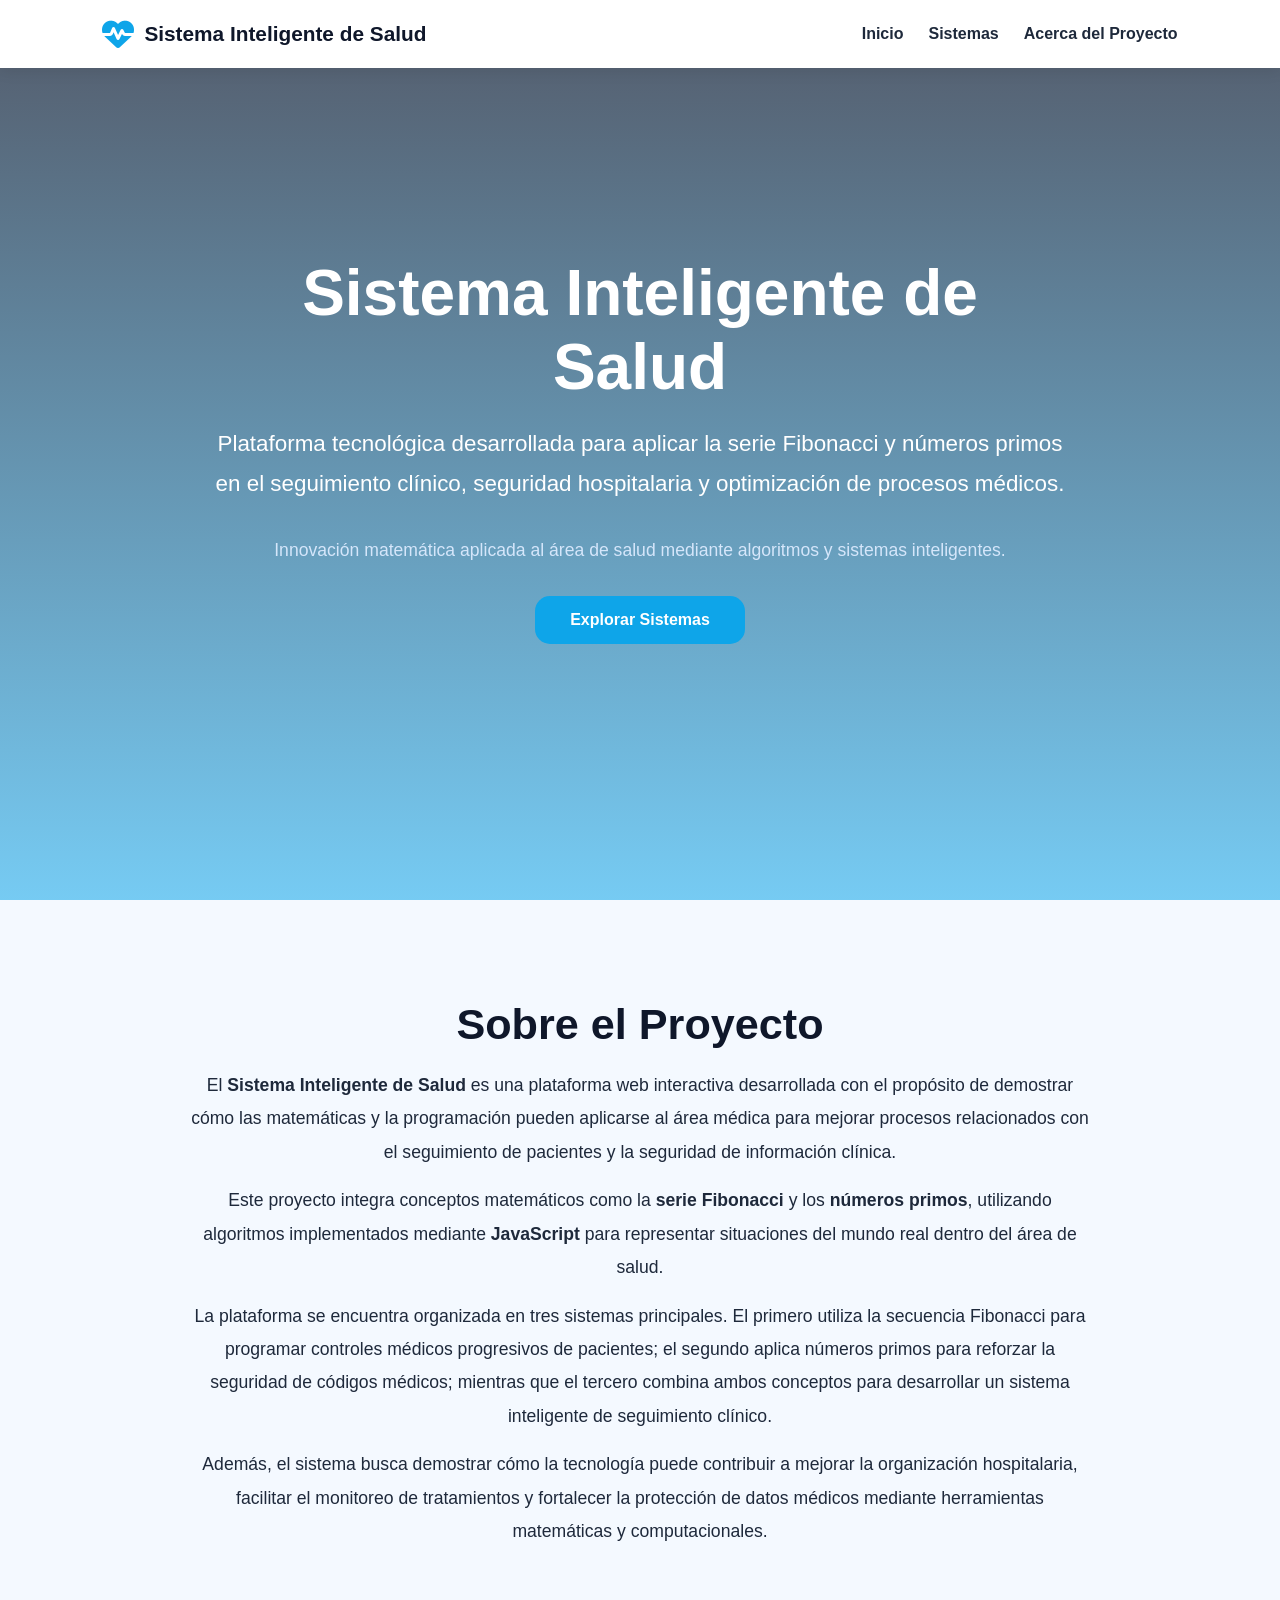
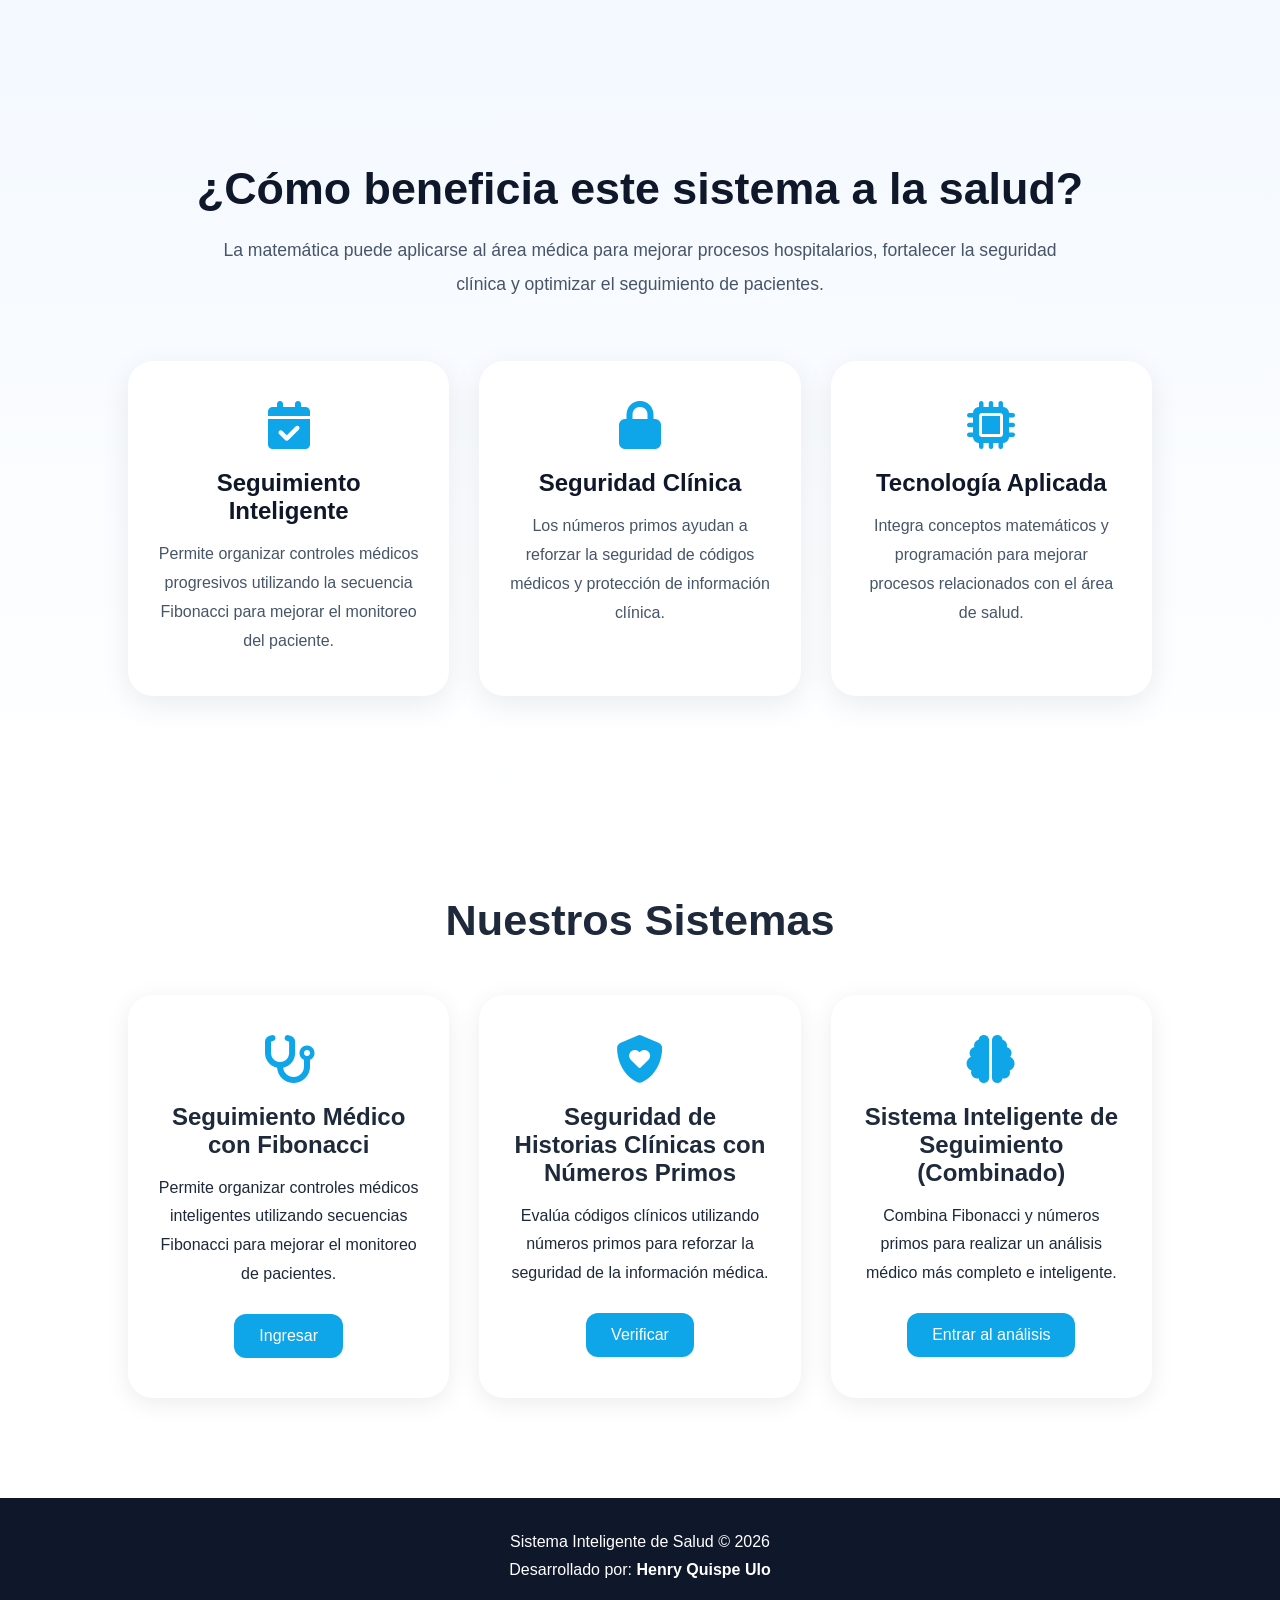
<file: index.html>
<!DOCTYPE html>
<html lang="es">
<head>
    <meta charset="UTF-8">
    <meta name="viewport" content="width=device-width, initial-scale=1.0">
    <title>Sistema Inteligente de Salud</title>

    <link rel="stylesheet" href="css/estilos.css">

    <!-- ICONOS -->
    <link rel="stylesheet"
    href="https://cdnjs.cloudflare.com/ajax/libs/font-awesome/6.5.1/css/all.min.css">

</head>
<body>

    <!-- NAVBAR -->
    <header class="header">

        <div class="logo">
            <i class="fa-solid fa-heart-pulse"></i>
            <h2>Sistema Inteligente de Salud</h2>
        </div>

        <nav>
            <ul class="nav-links">
                <li><a href="#">Inicio</a></li>
                <li><a href="#sistemas">Sistemas</a></li>
                <li><a href="#acerca">Acerca del Proyecto</a></li>
            </ul>
        </nav>

    </header>

    <!-- HERO -->
    <section class="hero">

        <div class="hero-text">

            <h1>
                Sistema Inteligente de Salud
            </h1>

            <p>
                Plataforma tecnológica desarrollada para
                aplicar la serie Fibonacci y números
                primos en el seguimiento clínico,
                seguridad hospitalaria y optimización
                 de procesos médicos.
            </p>

            <p class="subtexto-hero">

                Innovación matemática aplicada al área
                de salud mediante algoritmos y sistemas
                inteligentes.

            </p>

            <a href="#sistemas" class="btn">
                Explorar Sistemas
            </a>

        </div>

    </section>

<!-- ACERCA -->
<section id="acerca" class="acerca">

    <h2>
        Sobre el Proyecto
    </h2>

    <p>
        El <strong>Sistema Inteligente de Salud</strong>
        es una plataforma web interactiva desarrollada
        con el propósito de demostrar cómo las
        matemáticas y la programación pueden aplicarse
        al área médica para mejorar procesos
        relacionados con el seguimiento de pacientes
        y la seguridad de información clínica.
    </p>

    <p>
        Este proyecto integra conceptos matemáticos
        como la <strong>serie Fibonacci</strong> y los
        <strong>números primos</strong>, utilizando
        algoritmos implementados mediante
        <strong>JavaScript</strong> para representar
        situaciones del mundo real dentro del área
        de salud.
    </p>

    <p>
        La plataforma se encuentra organizada en
        tres sistemas principales. El primero utiliza
        la secuencia Fibonacci para programar
        controles médicos progresivos de pacientes;
        el segundo aplica números primos para
        reforzar la seguridad de códigos médicos;
        mientras que el tercero combina ambos
        conceptos para desarrollar un sistema
        inteligente de seguimiento clínico.
    </p>

    <p>
        Además, el sistema busca demostrar cómo la
        tecnología puede contribuir a mejorar la
        organización hospitalaria, facilitar el
        monitoreo de tratamientos y fortalecer la
        protección de datos médicos mediante
        herramientas matemáticas y computacionales.
    </p>

</section>
        <!-- BENEFICIOS -->
<section class="beneficios">

    <div class="beneficios-titulo">

        <h2>
            ¿Cómo beneficia este sistema a la salud?
        </h2>

        <p>
            La matemática puede aplicarse al área médica
            para mejorar procesos hospitalarios,
            fortalecer la seguridad clínica y optimizar
            el seguimiento de pacientes.
        </p>

    </div>

    <div class="beneficios-cards">

        <!-- BENEFICIO 1 -->
        <div class="beneficio-card">

            <i class="fa-solid fa-calendar-check"></i>

            <h3>
                Seguimiento Inteligente
            </h3>

            <p>
                Permite organizar controles médicos
                progresivos utilizando la secuencia
                Fibonacci para mejorar el monitoreo
                del paciente.
            </p>

        </div>

        <!-- BENEFICIO 2 -->
        <div class="beneficio-card">

            <i class="fa-solid fa-lock"></i>

            <h3>
                Seguridad Clínica
            </h3>

            <p>
                Los números primos ayudan a reforzar
                la seguridad de códigos médicos y
                protección de información clínica.
            </p>

        </div>

        <!-- BENEFICIO 3 -->
        <div class="beneficio-card">

            <i class="fa-solid fa-microchip"></i>

            <h3>
                Tecnología Aplicada
            </h3>

            <p>
                Integra conceptos matemáticos y
                programación para mejorar procesos
                relacionados con el área de salud.
            </p>

        </div>

    </div>

</section>

    <!-- SISTEMAS -->
    <section id="sistemas" class="sistemas">

        <h2>Nuestros Sistemas</h2>

        <div class="cards">

            <!-- FIBONACCI -->
            <div class="card">

                <i class="fa-solid fa-stethoscope"></i>

                <h3>
                    Seguimiento Médico con Fibonacci
                </h3>

                <p>
                Permite organizar controles médicos
                inteligentes utilizando secuencias
                Fibonacci para mejorar el monitoreo
                de pacientes.
                </p>

                <a href="fibonacci.html" class="btn-card">
                    Ingresar
                </a>

            </div>

            <!-- PRIMOS -->
            <div class="card">

                <i class="fa-solid fa-shield-heart"></i>

                <h3>
                    Seguridad de Historias Clínicas con Números Primos
                </h3>

                <p>
                Evalúa códigos clínicos utilizando
                números primos para reforzar la
                seguridad de la información médica.
                </p>

                <a href="primos.html" class="btn-card">
                    Verificar
                </a>

            </div>

            <!-- COMBINADO -->
            <div class="card">

                <i class="fa-solid fa-brain"></i>

                <h3>
                    Sistema Inteligente de Seguimiento (Combinado)
                </h3>

                <p>
                Combina Fibonacci y números primos
                para realizar un análisis médico
                más completo e inteligente.
                </p>

                <a href="combinado.html" class="btn-card">
                    Entrar al análisis
                </a>

            </div>

        </div>

    </section>

    <!-- FOOTER -->
    <footer>

        <p>
            Sistema Inteligente de Salud © 2026
        </p>

        <p>
            Desarrollado por:
            <strong>Henry Quispe Ulo</strong>
        </p>

    </footer>

</body>
</html>
</file>
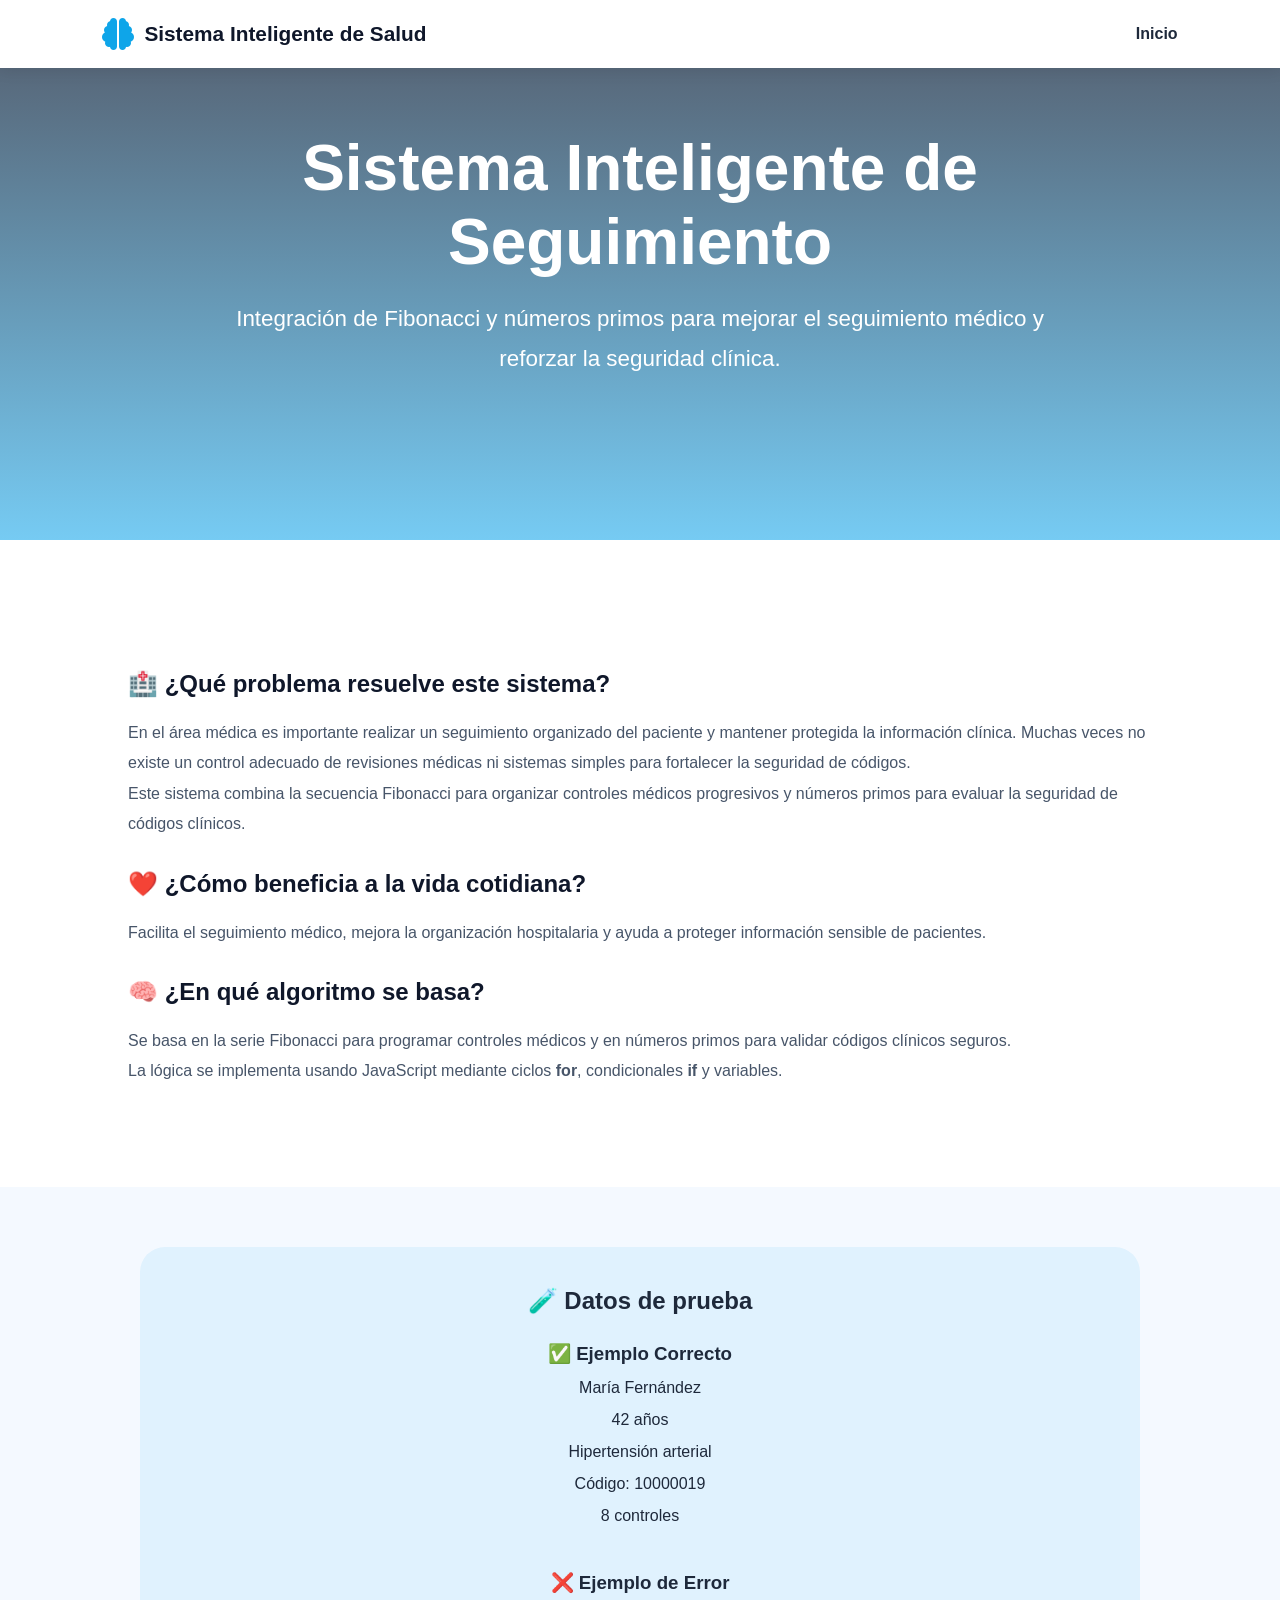
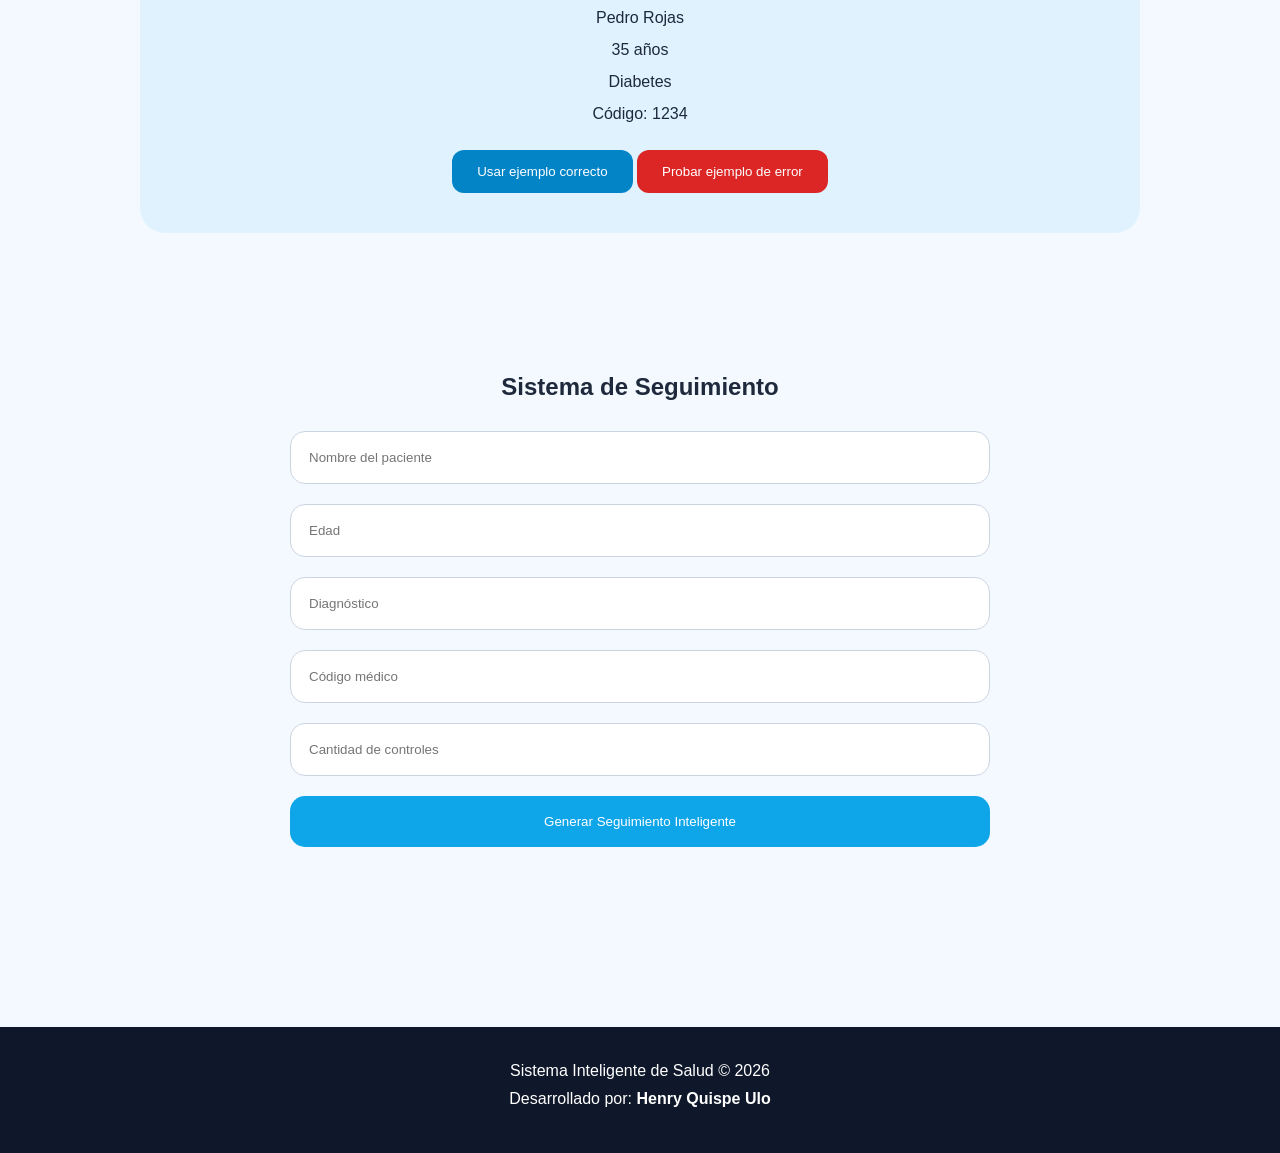
<file: combinado.html>
<!DOCTYPE html>
<html lang="es">
<head>
    <meta charset="UTF-8">
    <meta name="viewport"
    content="width=device-width, initial-scale=1.0">

    <title>
        Sistema Inteligente de Seguimiento
    </title>

    <link rel="stylesheet"
    href="css/estilos.css">

    <link rel="stylesheet"
    href="https://cdnjs.cloudflare.com/ajax/libs/font-awesome/6.5.1/css/all.min.css">
</head>

<body>

    <!-- HEADER -->
    <header class="header">

        <div class="logo">
            <i class="fa-solid fa-brain"></i>

            <h2>
                Sistema Inteligente de Salud
            </h2>
        </div>

        <nav>
            <ul class="nav-links">

                <li>
                    <a href="index.html">
                        Inicio
                    </a>
                </li>

            </ul>
        </nav>

    </header>


    <!-- HERO -->
    <section class="hero hero-small">

        <div class="hero-text">

            <h1>
                Sistema Inteligente de Seguimiento
            </h1>

            <p>
                Integración de Fibonacci y números
                primos para mejorar el seguimiento
                médico y reforzar la seguridad clínica.
            </p>

        </div>

    </section>


    <!-- EXPLICACIÓN -->
    <section class="info-section">

        <h2>
            🏥 ¿Qué problema resuelve este sistema?
        </h2>

        <p>
            En el área médica es importante realizar
            un seguimiento organizado del paciente y
            mantener protegida la información clínica.
            Muchas veces no existe un control adecuado
            de revisiones médicas ni sistemas simples
            para fortalecer la seguridad de códigos.
        </p>

        <p>
            Este sistema combina la secuencia
            Fibonacci para organizar controles médicos
            progresivos y números primos para evaluar
            la seguridad de códigos clínicos.
        </p>

        <h2>
            ❤️ ¿Cómo beneficia a la vida cotidiana?
        </h2>

        <p>
            Facilita el seguimiento médico,
            mejora la organización hospitalaria
            y ayuda a proteger información
            sensible de pacientes.
        </p>

        <h2>
            🧠 ¿En qué algoritmo se basa?
        </h2>

        <p>
            Se basa en la serie Fibonacci para
            programar controles médicos y en
            números primos para validar códigos
            clínicos seguros.
        </p>

        <p>
            La lógica se implementa usando
            JavaScript mediante ciclos
            <strong>for</strong>,
            condicionales
            <strong>if</strong>
            y variables.
        </p>

    </section>


    <!-- DATOS DOCENTE -->
    <section class="ejemplo-box">

        <h2>
            🧪 Datos de prueba 
        </h2>

        <div class="datos">

            <h3>
                ✅ Ejemplo Correcto
            </h3>

            <p>
                María Fernández
            </p>

            <p>
                42 años
            </p>

            <p>
                Hipertensión arterial
            </p>

            <p>
                Código:
                10000019
            </p>

            <p>
                8 controles
            </p>

            <br>

            <h3>
                ❌ Ejemplo de Error
            </h3>

            <p>
                Pedro Rojas
            </p>

            <p>
                35 años
            </p>

            <p>
                Diabetes
            </p>

            <p>
                Código:
                1234
            </p>

        </div>

        <div class="botones-ejemplo">

            <button
            onclick="usarEjemploCombinado()"
            class="btn-ejemplo">

                Usar ejemplo correcto

            </button>

            <button
            onclick="usarErrorCombinado()"
            class="btn-error">

                Probar ejemplo de error

            </button>

        </div>

    </section>


    <!-- FORM -->
    <section class="form-section">

        <h2>
            Sistema de Seguimiento
        </h2>

        <div class="formulario">

            <input
            type="text"
            id="nombre"
            placeholder="Nombre del paciente">

            <input
            type="number"
            id="edad"
            placeholder="Edad">

            <input
            type="text"
            id="diagnostico"
            placeholder="Diagnóstico">

            <input
            type="number"
            id="codigo"
            placeholder="Código médico">

            <input
            type="number"
            id="controles"
            placeholder="Cantidad de controles">

            <button
            onclick="generarSistema()"
            class="btn-form">

                Generar Seguimiento Inteligente

            </button>

        </div>

    </section>


    <!-- RESULTADO -->
    <section
    id="resultadoCombinado"
    class="resultado-section">

    </section>


    <footer>

        <p>
            Sistema Inteligente de Salud © 2026
        </p>

        <p>
            Desarrollado por:
            <strong>
                Henry Quispe Ulo
            </strong>
        </p>

    </footer>

    <script src="js/combinado.js"></script>

</body>
</html>
</file>
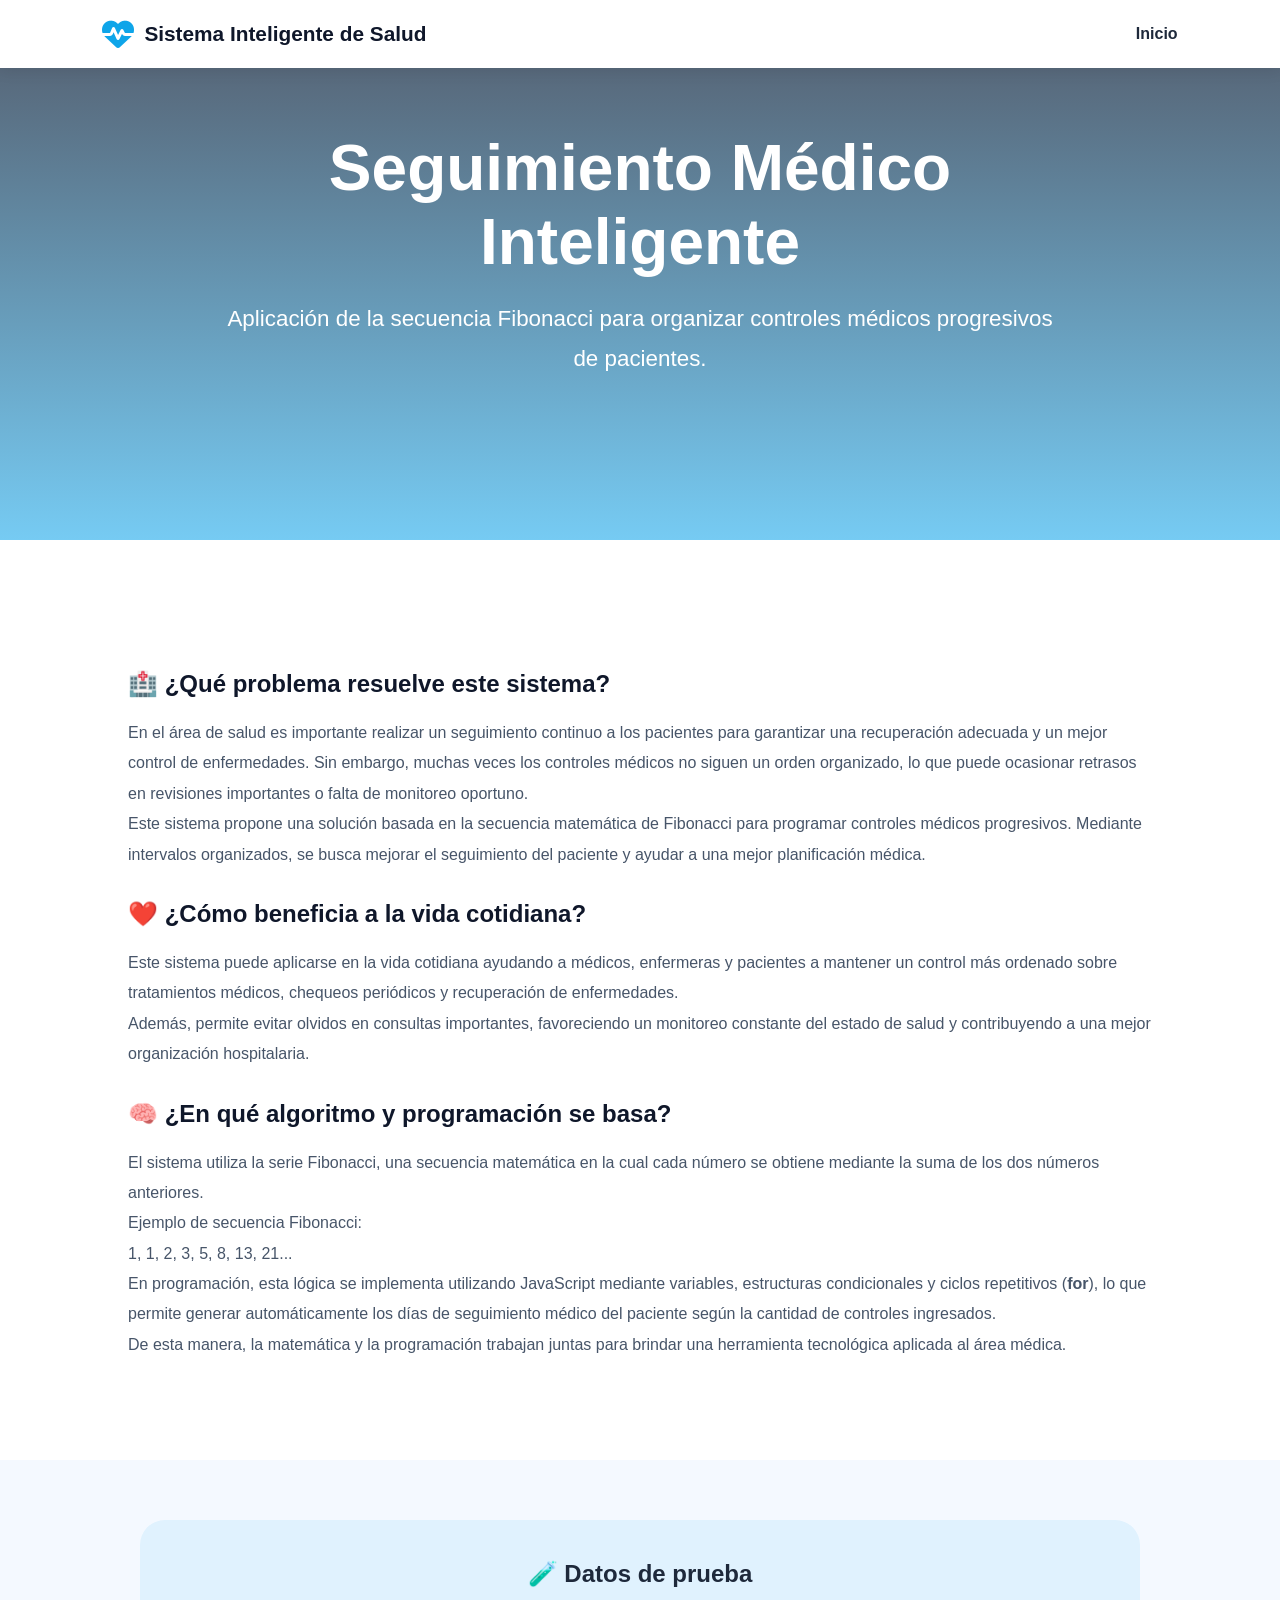
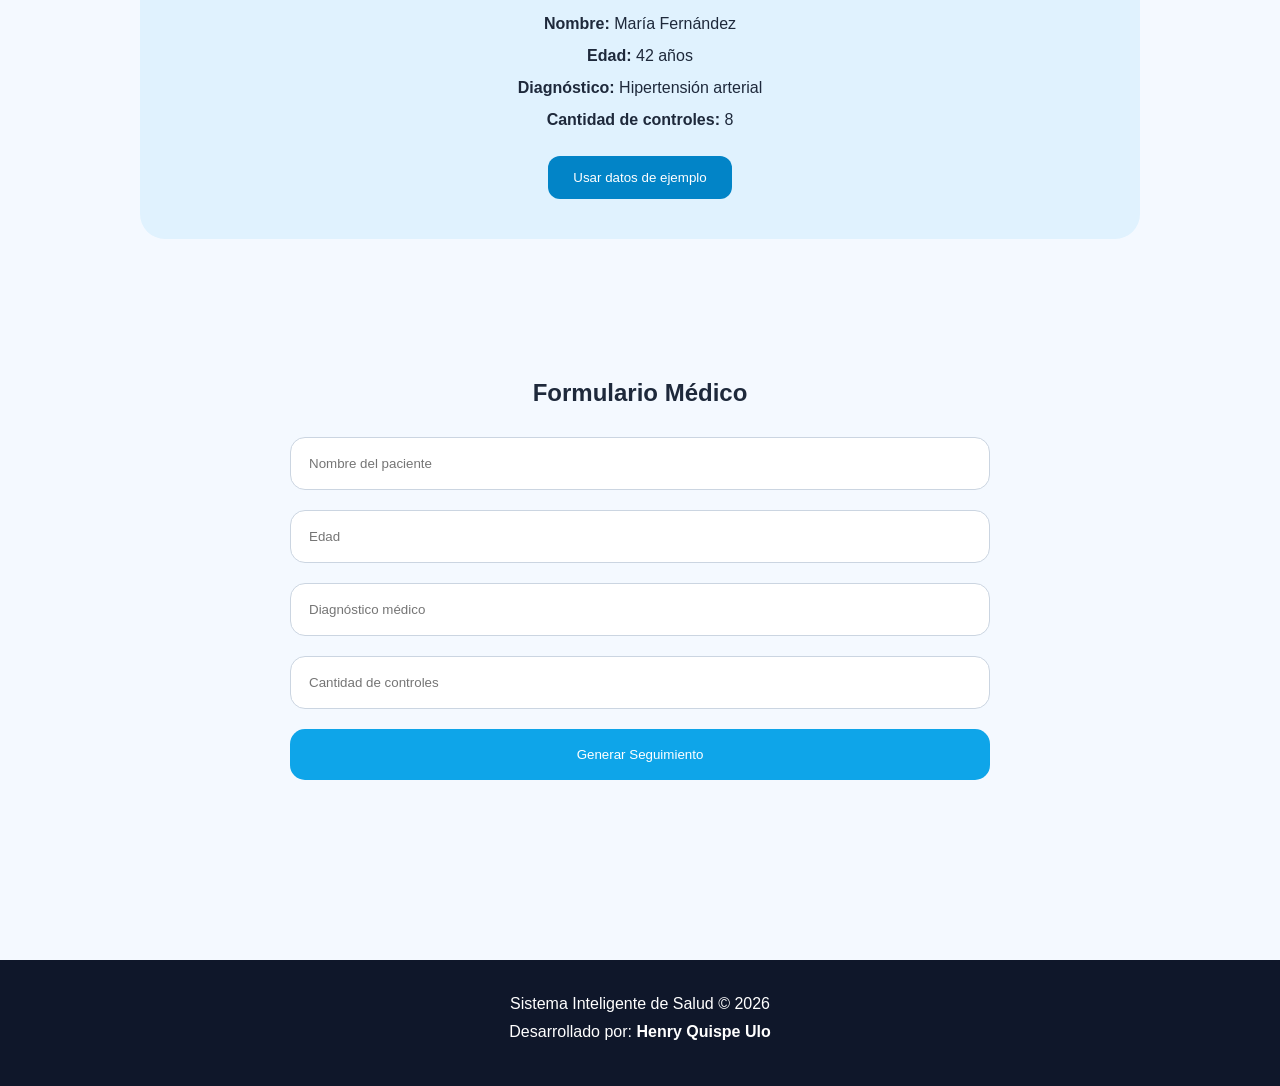
<file: fibonacci.html>
<!DOCTYPE html>
<html lang="es">
<head>
    <meta charset="UTF-8">
    <meta name="viewport" content="width=device-width, initial-scale=1.0">
    <title>Seguimiento Médico con Fibonacci</title>

    <link rel="stylesheet" href="css/estilos.css">

    <link rel="stylesheet"
    href="https://cdnjs.cloudflare.com/ajax/libs/font-awesome/6.5.1/css/all.min.css">
</head>

<body>

    <!-- HEADER -->
    <header class="header">

        <div class="logo">
            <i class="fa-solid fa-heart-pulse"></i>
            <h2>Sistema Inteligente de Salud</h2>
        </div>

        <nav>
            <ul class="nav-links">
                <li><a href="index.html">Inicio</a></li>
            </ul>
        </nav>

    </header>


    <!-- HERO -->
    <section class="hero hero-small">

        <div class="hero-text">

            <h1>
                Seguimiento Médico Inteligente
            </h1>

            <p>
                Aplicación de la secuencia Fibonacci
                para organizar controles médicos
                progresivos de pacientes.
            </p>

        </div>

    </section>


<!-- CONTEXTO -->
<section class="info-section">

    <h2>
        🏥 ¿Qué problema resuelve este sistema?
    </h2>

    <p>
        En el área de salud es importante realizar un
        seguimiento continuo a los pacientes para
        garantizar una recuperación adecuada y un
        mejor control de enfermedades. Sin embargo,
        muchas veces los controles médicos no siguen
        un orden organizado, lo que puede ocasionar
        retrasos en revisiones importantes o falta
        de monitoreo oportuno.
    </p>

    <p>
        Este sistema propone una solución basada en
        la secuencia matemática de Fibonacci para
        programar controles médicos progresivos.
        Mediante intervalos organizados, se busca
        mejorar el seguimiento del paciente y ayudar
        a una mejor planificación médica.
    </p>

    <h2>
        ❤️ ¿Cómo beneficia a la vida cotidiana?
    </h2>

    <p>
        Este sistema puede aplicarse en la vida
        cotidiana ayudando a médicos, enfermeras y
        pacientes a mantener un control más ordenado
        sobre tratamientos médicos, chequeos
        periódicos y recuperación de enfermedades.
    </p>

    <p>
        Además, permite evitar olvidos en consultas
        importantes, favoreciendo un monitoreo
        constante del estado de salud y contribuyendo
        a una mejor organización hospitalaria.
    </p>

    <h2>
        🧠 ¿En qué algoritmo y programación se basa?
    </h2>

    <p>
        El sistema utiliza la serie Fibonacci, una
        secuencia matemática en la cual cada número
        se obtiene mediante la suma de los dos
        números anteriores.
    </p>

    <p>
        Ejemplo de secuencia Fibonacci:
    </p>

    <p>
        1, 1, 2, 3, 5, 8, 13, 21...
    </p>

    <p>
        En programación, esta lógica se implementa
        utilizando JavaScript mediante variables,
        estructuras condicionales y ciclos
        repetitivos (<strong>for</strong>), lo que
        permite generar automáticamente los días de
        seguimiento médico del paciente según la
        cantidad de controles ingresados.
    </p>

    <p>
        De esta manera, la matemática y la
        programación trabajan juntas para brindar
        una herramienta tecnológica aplicada al
        área médica.
    </p>

</section>


    <!-- DATOS DE EJEMPLO -->
    <section class="ejemplo-box">

        <h2>🧪 Datos de prueba</h2>

        <div class="datos">

            <p><strong>Nombre:</strong> María Fernández</p>
            <p><strong>Edad:</strong> 42 años</p>
            <p><strong>Diagnóstico:</strong> Hipertensión arterial</p>
            <p><strong>Cantidad de controles:</strong> 8</p>

        </div>

        <button onclick="usarEjemplo()"
        class="btn-ejemplo">

            Usar datos de ejemplo

        </button>

    </section>


    <!-- FORMULARIO -->
    <section class="form-section">

        <h2>Formulario Médico</h2>

        <div class="formulario">

            <input
            type="text"
            id="nombre"
            placeholder="Nombre del paciente">

            <input
            type="number"
            id="edad"
            placeholder="Edad">

            <input
            type="text"
            id="diagnostico"
            placeholder="Diagnóstico médico">

            <input
            type="number"
            id="controles"
            placeholder="Cantidad de controles">

            <button onclick="generarSeguimiento()"
            class="btn-form">

                Generar Seguimiento

            </button>

        </div>

    </section>


    <!-- RESULTADO -->
    <section id="resultado"
    class="resultado-section">

    </section>


    <footer>

        <p>
            Sistema Inteligente de Salud © 2026
        </p>

        <p>
            Desarrollado por:
            <strong>Henry Quispe Ulo</strong>
        </p>

    </footer>


    <script src="js/fibonacci.js"></script>

</body>
</html>
</file>
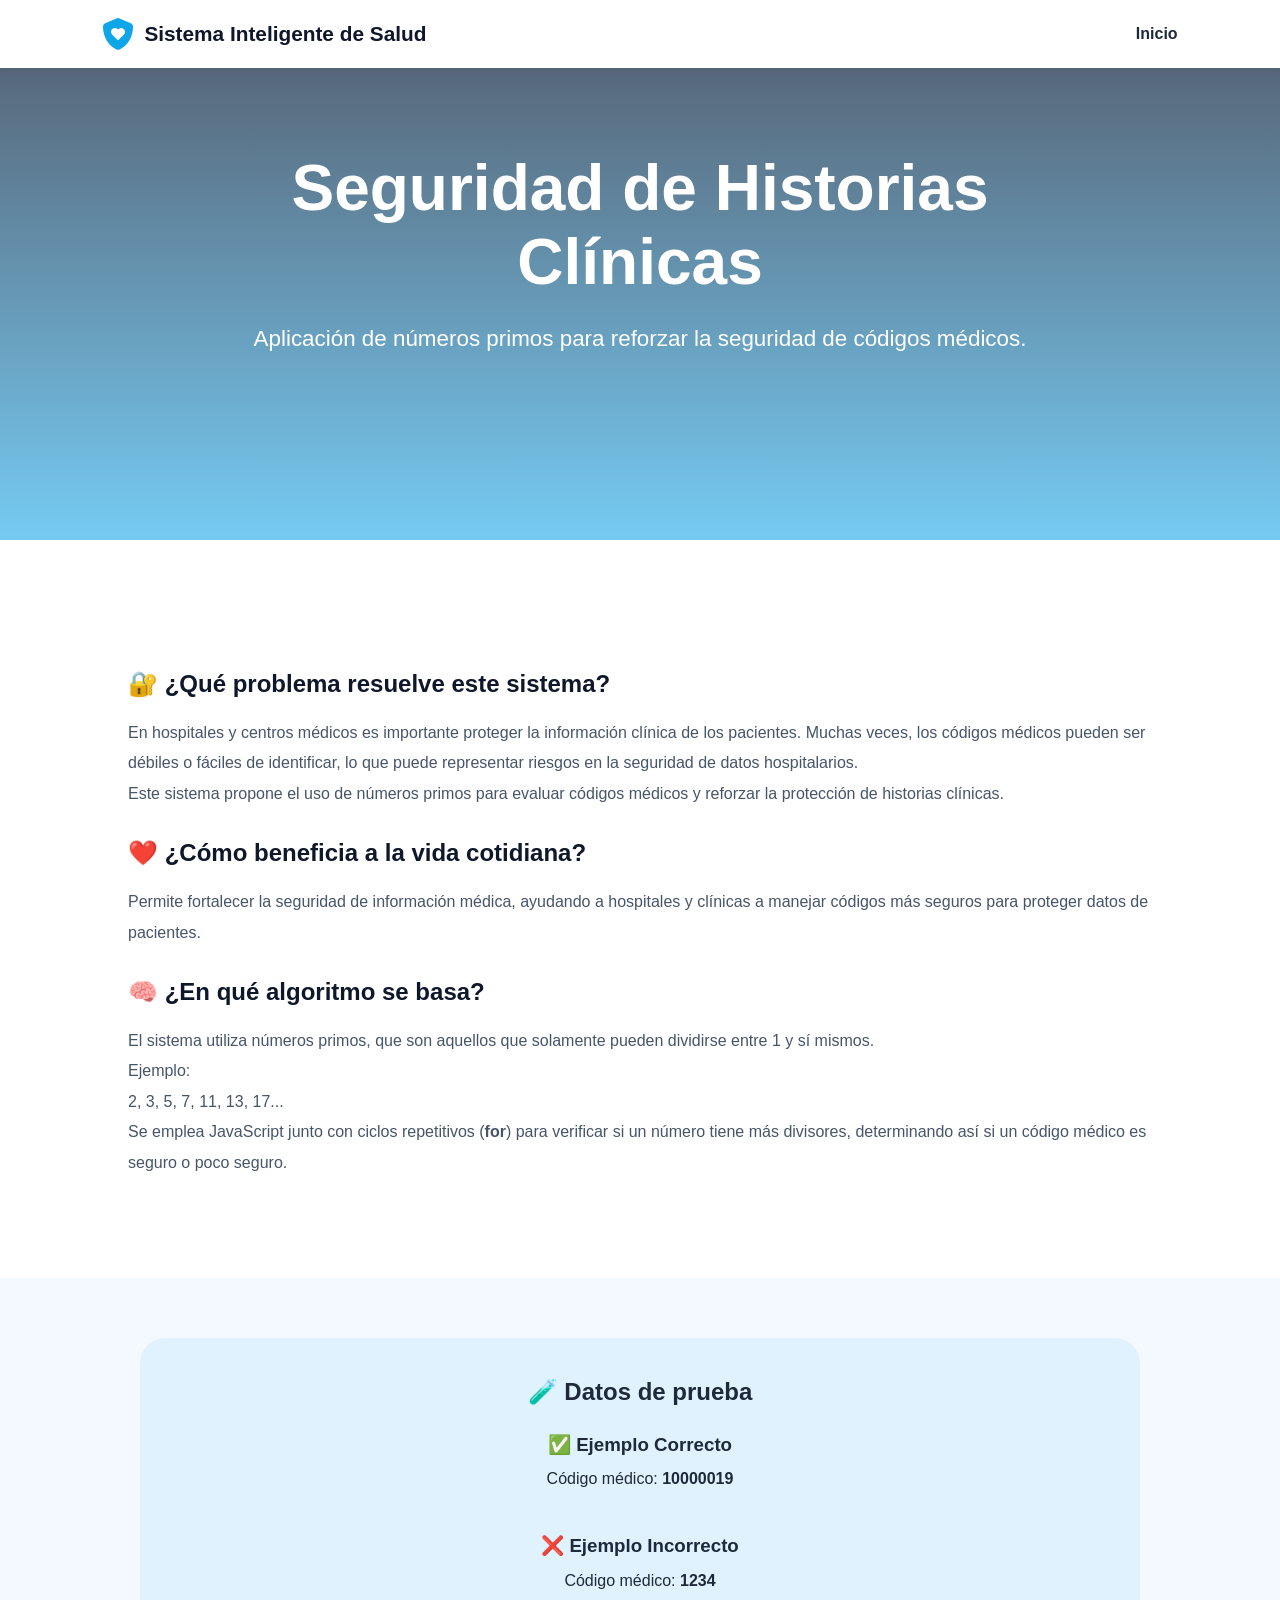
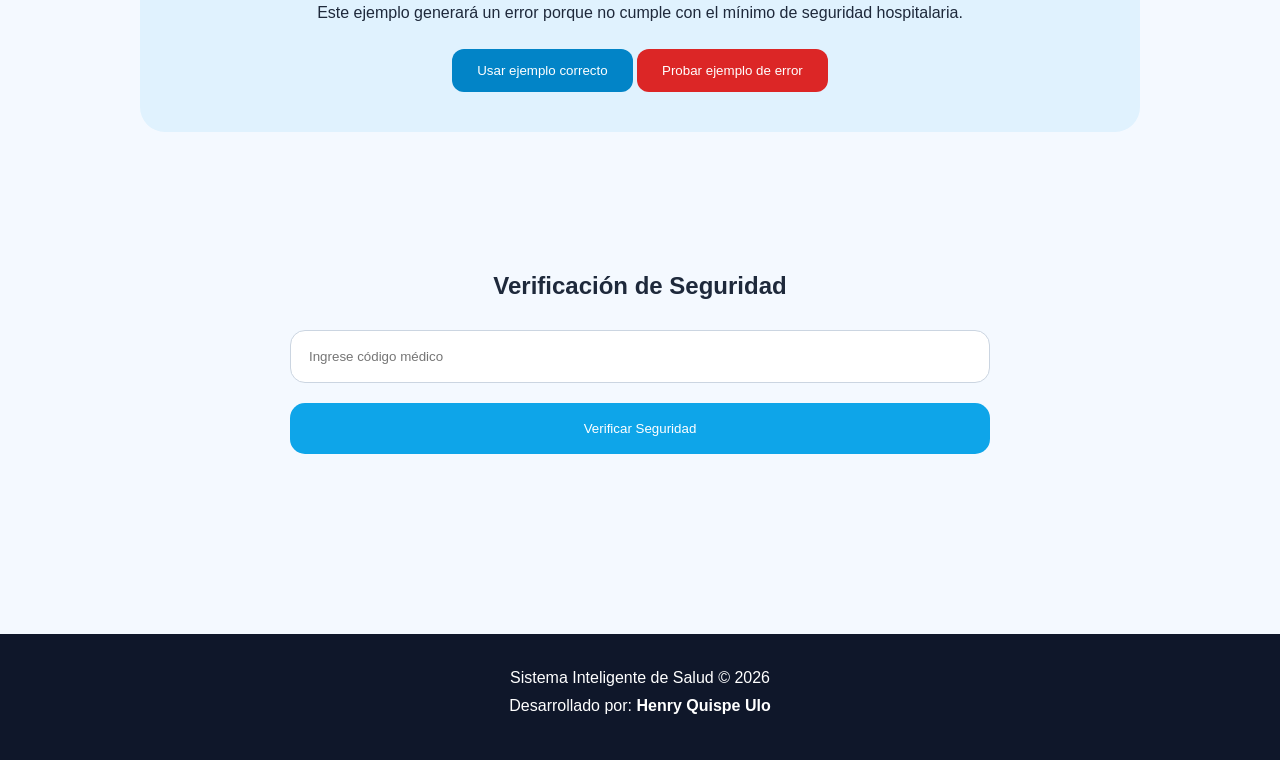
<file: primos.html>
<!DOCTYPE html>
<html lang="es">
<head>
    <meta charset="UTF-8">
    <meta name="viewport"
    content="width=device-width, initial-scale=1.0">

    <title>
        Seguridad de Historias Clínicas
    </title>

    <link rel="stylesheet"
    href="css/estilos.css">

    <link rel="stylesheet"
    href="https://cdnjs.cloudflare.com/ajax/libs/font-awesome/6.5.1/css/all.min.css">
</head>

<body>

    <!-- HEADER -->
    <header class="header">

        <div class="logo">
            <i class="fa-solid fa-shield-heart"></i>
            <h2>
                Sistema Inteligente de Salud
            </h2>
        </div>

        <nav>
            <ul class="nav-links">
                <li>
                    <a href="index.html">
                        Inicio
                    </a>
                </li>
            </ul>
        </nav>

    </header>


    <!-- HERO -->
    <section class="hero hero-small">

        <div class="hero-text">

            <h1>
                Seguridad de Historias Clínicas
            </h1>

            <p>
                Aplicación de números primos
                para reforzar la seguridad
                de códigos médicos.
            </p>

        </div>

    </section>


    <!-- EXPLICACIÓN -->
    <section class="info-section">

        <h2>
            🔐 ¿Qué problema resuelve este sistema?
        </h2>

        <p>
            En hospitales y centros médicos es
            importante proteger la información
            clínica de los pacientes. Muchas veces,
            los códigos médicos pueden ser débiles
            o fáciles de identificar, lo que puede
            representar riesgos en la seguridad
            de datos hospitalarios.
        </p>

        <p>
            Este sistema propone el uso de
            números primos para evaluar códigos
            médicos y reforzar la protección
            de historias clínicas.
        </p>

        <h2>
            ❤️ ¿Cómo beneficia a la vida cotidiana?
        </h2>

        <p>
            Permite fortalecer la seguridad
            de información médica, ayudando a
            hospitales y clínicas a manejar
            códigos más seguros para proteger
            datos de pacientes.
        </p>

        <h2>
            🧠 ¿En qué algoritmo se basa?
        </h2>

        <p>
            El sistema utiliza números primos,
            que son aquellos que solamente
            pueden dividirse entre 1 y sí
            mismos.
        </p>

        <p>
            Ejemplo:
        </p>

        <p>
            2, 3, 5, 7, 11, 13, 17...
        </p>

        <p>
            Se emplea JavaScript junto con
            ciclos repetitivos
            (<strong>for</strong>)
            para verificar si un número tiene
            más divisores, determinando así
            si un código médico es seguro
            o poco seguro.
        </p>

    </section>


<!-- DATOS DOCENTE -->
<section class="ejemplo-box">

    <h2>
        🧪 Datos de prueba
    </h2>

    <div class="datos">

        <h3>
            ✅ Ejemplo Correcto
        </h3>

        <p>
            Código médico:
            <strong>
                10000019
            </strong>
        </p>

        <br>

        <h3>
            ❌ Ejemplo Incorrecto
        </h3>

        <p>
            Código médico:
            <strong>
                1234
            </strong>
        </p>

        <p>
            Este ejemplo generará un
            error porque no cumple con
            el mínimo de seguridad
            hospitalaria.
        </p>

    </div>

    <div class="botones-ejemplo">

        <button
        onclick="usarEjemploPrimo()"
        class="btn-ejemplo">

            Usar ejemplo correcto

        </button>

        <button
        onclick="usarEjemploError()"
        class="btn-error">

            Probar ejemplo de error

        </button>

    </div>

</section>


    <!-- FORM -->
    <section class="form-section">

        <h2>
            Verificación de Seguridad
        </h2>

        <div class="formulario">

            <input
            type="number"
            id="codigo"
            placeholder="Ingrese código médico">

            <button
            onclick="verificarPrimo()"
            class="btn-form">

                Verificar Seguridad

            </button>

        </div>

    </section>


    <!-- RESULTADO -->
    <section id="resultadoPrimo"
    class="resultado-section">

    </section>


    <footer>

        <p>
            Sistema Inteligente de Salud © 2026
        </p>

        <p>
            Desarrollado por:
            <strong>
                Henry Quispe Ulo
            </strong>
        </p>

    </footer>

    <script src="js/primos.js"></script>

</body>
</html>
</file>
<file: css/estilos.css>
/* RESET */
*{
    margin: 0;
    padding: 0;
    box-sizing: border-box;
}

html{
    scroll-behavior: smooth;
}

body{
    font-family: 'Segoe UI', sans-serif;
    background: #f4f9ff;
    color: #1e293b;
}

/* NAVBAR */
.header{
    background: white;
    display: flex;
    justify-content: space-between;
    align-items: center;
    padding: 18px 8%;
    box-shadow: 0 3px 15px rgba(0,0,0,0.08);
    position: fixed;
    width: 100%;
    z-index: 1000;
}

.logo{
    display: flex;
    align-items: center;
    gap: 10px;
}

.logo i{
    font-size: 2rem;
    color: #0ea5e9;
}

.logo h2{
    font-size: 1.3rem;
    color: #0f172a;
}

.nav-links{
    display: flex;
    list-style: none;
    gap: 25px;
}

.nav-links a{
    text-decoration: none;
    color: #1e293b;
    font-weight: 600;
    transition: .3s;
}

.nav-links a:hover{
    color: #0ea5e9;
}

/* HERO */
.hero{
    height: 100vh;
    background:
    linear-gradient(rgba(15,23,42,0.70),
    rgba(14,165,233,0.55)),
    url("https://gacetamedica.com/wp-content/uploads/2023/02/salud-y-tecnologia-1300745916-1068x601.jpg");

    background-size: cover;
    background-position: center;

    display: flex;
    justify-content: center;
    align-items: center;
    text-align: center;
    color: white;
    padding: 30px;
}

.hero-text{
    max-width: 850px;
}

.hero-text h1{
    font-size: 4rem;
    margin-bottom: 20px;
}

.hero-text p{
    font-size: 1.4rem;
    line-height: 1.8;
    margin-bottom: 30px;
}

.btn{
    display: inline-block;
    padding: 15px 35px;
    background: #0ea5e9;
    color: white;
    text-decoration: none;
    border-radius: 15px;
    font-weight: bold;
    transition: .3s;
}

.btn:hover{
    background: #0284c7;
    transform: translateY(-3px);
}

/* ACERCA */
.acerca{
    padding: 100px 10%;
    text-align: center;
}

.acerca h2{
    font-size: 2.7rem;
    color: #0f172a;
    margin-bottom: 20px;
}

.acerca p{
    font-size: 1.1rem;
    max-width: 900px;
    margin: auto;
    line-height: 1.9;
    margin-bottom: 15px;
}

/* SISTEMAS */
.sistemas{
    padding: 100px 10%;
    background: white;
}

.sistemas h2{
    text-align: center;
    font-size: 2.7rem;
    margin-bottom: 50px;
}

.cards{
    display: grid;
    grid-template-columns:
    repeat(auto-fit,minmax(300px,1fr));
    gap: 30px;
}

.card{
    background: white;
    border-radius: 25px;
    padding: 40px 30px;
    text-align: center;
    box-shadow: 0 5px 25px rgba(0,0,0,.08);
    transition: .4s;
}

.card:hover{
    transform: translateY(-10px);
}

.card i{
    font-size: 3rem;
    color: #0ea5e9;
    margin-bottom: 20px;
}

.card h3{
    font-size: 1.5rem;
    margin-bottom: 15px;
}

.card p{
    line-height: 1.8;
    margin-bottom: 25px;
}

.btn-card{
    background: #0ea5e9;
    color: white;
    text-decoration: none;
    padding: 13px 25px;
    border-radius: 12px;
    display: inline-block;
    transition: .3s;
}

.btn-card:hover{
    background: #0284c7;
}

/* FOOTER */
footer{
    background: #0f172a;
    color: white;
    text-align: center;
    padding: 35px;
}

footer p{
    margin-bottom: 10px;
}

/* RESPONSIVE */
@media(max-width:900px){

    .header{
        flex-direction: column;
        gap: 10px;
    }

    .hero-text h1{
        font-size: 2.5rem;
    }

    .hero-text p{
        font-size: 1.1rem;
    }

    .nav-links{
        flex-direction: column;
        text-align: center;
    }

}

/* BENEFICIOS */
.beneficios{
    padding: 100px 10%;
    background: linear-gradient(
    to bottom,
    #f4f9ff,
    #ffffff
    );
}

.beneficios-titulo{
    text-align: center;
    margin-bottom: 60px;
}

.beneficios-titulo h2{
    font-size: 2.8rem;
    color: #0f172a;
    margin-bottom: 20px;
}

.beneficios-titulo p{
    max-width: 850px;
    margin: auto;
    line-height: 1.9;
    color: #475569;
    font-size: 1.1rem;
}

.beneficios-cards{
    display: grid;
    grid-template-columns:
    repeat(auto-fit,minmax(300px,1fr));
    gap: 30px;
}

.beneficio-card{
    background: white;
    padding: 40px 30px;
    border-radius: 25px;
    text-align: center;
    box-shadow:
    0 8px 30px rgba(0,0,0,.08);

    transition: .4s;
}

.beneficio-card:hover{
    transform: translateY(-12px);
}

.beneficio-card i{
    font-size: 3rem;
    color: #0ea5e9;
    margin-bottom: 20px;
}

.beneficio-card h3{
    font-size: 1.5rem;
    margin-bottom: 15px;
    color: #0f172a;
}

.beneficio-card p{
    line-height: 1.8;
    color: #475569;
}

/* HERO PEQUEÑO */
.hero-small{
    height: 60vh;
}

/* INFO */
.info-section{
    padding: 100px 10%;
    background: white;
}

.info-section h2{
    color: #0f172a;
    margin-bottom: 20px;
    margin-top: 30px;
}

.info-section p{
    line-height: 1.9;
    color: #475569;
}

/* CAJA EJEMPLO */
.ejemplo-box{
    background: #e0f2fe;
    margin: 60px auto;
    width: 90%;
    max-width: 1000px;
    padding: 40px;
    border-radius: 25px;
    text-align: center;
}

.ejemplo-box h2{
    margin-bottom: 20px;
}

.datos{
    line-height: 2;
}

.btn-ejemplo{
    background: #0284c7;
    color: white;
    border: none;
    padding: 14px 25px;
    border-radius: 12px;
    margin-top: 20px;
    cursor: pointer;
}

.btn-ejemplo:hover{
    background: #0ea5e9;
}

/* FORM */
.form-section{
    padding: 80px 10%;
}

.form-section h2{
    text-align: center;
    margin-bottom: 30px;
}

.formulario{
    max-width: 700px;
    margin: auto;
    display: flex;
    flex-direction: column;
    gap: 20px;
}

.formulario input{
    padding: 18px;
    border-radius: 15px;
    border: 1px solid #cbd5e1;
}

.btn-form{
    background: #0ea5e9;
    color: white;
    border: none;
    padding: 18px;
    border-radius: 15px;
    cursor: pointer;
}

.btn-form:hover{
    background: #0d8fcb;
}
/* HISTORIAL */
.resultado-section{
    padding: 50px 10%;
}

.historial-clinico{
    background: white;
    border-radius: 30px;
    padding: 50px;
    box-shadow:
    0 10px 35px rgba(0,0,0,.08);
}

.historial-clinico h2{
    color: #0f172a;
    margin-bottom: 30px;
}

.paciente-info{
    background: #f0f9ff;
    padding: 30px;
    border-radius: 20px;
    margin-bottom: 30px;
    line-height: 2;
}

.controles-box{
    display: grid;
    gap: 20px;
}

.control-item{
    background: #eff6ff;
    padding: 20px;
    border-radius: 15px;
    display: flex;
    align-items: center;
    gap: 15px;
}

.control-item i{
    color: #0284c7;
    font-size: 1.5rem;
}

.btn-error{
    background: #dc2626;
    color: white;
    border: none;
    padding: 14px 25px;
    border-radius: 12px;
    cursor: pointer;
}

.btn-error:hover{
    background: #b91c1c;
}

/* SUBTEXTO HERO */
.subtexto-hero{
    margin-top: 20px;
    font-size: 1.1rem !important;
    color: #dbeafe;
    opacity: .95;
}
</file>
